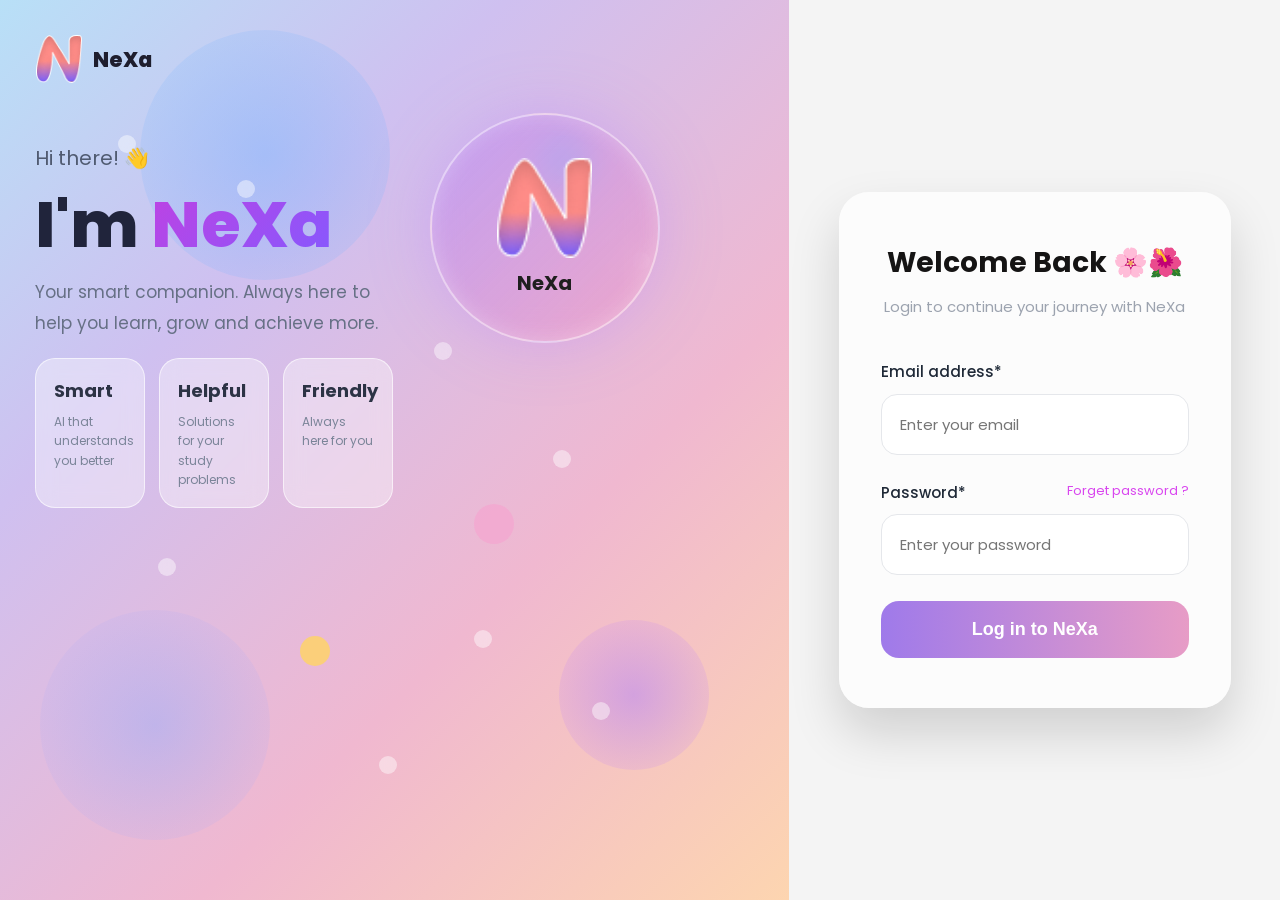
<file: static_frontend/index.html>
<!DOCTYPE html>
<html lang="en">

<head>
    <title>NeXa - Smart Study Companion</title>
    <meta charset="UTF-8" />
    <meta name="viewport" content="width=device-width, initial-scale=1.0" />
    <!-- Poppins Font -->
    <link rel="preconnect" href="https://fonts.googleapis.com">
    <link rel="preconnect" href="https://fonts.gstatic.com" crossorigin>
    <link href="https://fonts.googleapis.com/css2?family=Poppins:wght@300;400;500;600;700;800;900&display=swap" rel="stylesheet">
    <link rel="stylesheet" href="css/style.css">
</head>

<body>
  <div class="page-wrapper">
    <!-- LEFT PANEL -->
    <div class="left-panel">
      <!-- Floating Bubbles -->
      <div class="bubble b1"></div>
      <div class="bubble b2"></div>
      <div class="bubble b3"></div>
      <div class="bubble b4"></div>
      <div class="bubble b5"></div>
      <div class="bubble b6"></div>
      <div class="bubble b7"></div>
      <div class="bubble b8"></div>
      <div class="bubble b9"></div>
      <div class="bubble b10"></div>
      <div class="bubble b11"></div>
      <div class="bubble b12"></div>
      <div class="bubble b13"></div>
      <div class="bubble b14"></div>
      <div class="bubble b15"></div>

      <!-- Logo -->
      <div class="logo">
        <img src="images/logo.png" alt="NeXa Logo" class="logo-img" id="logoSpin">
        <span class="logo-text">NeXa</span>
      </div>

      <!-- Center Content -->
      <div class="center-content">
        <div class="nexa-circle">
          <img src="images/logo.png" class="center-logo">
          <h3>NeXa</h3>
        </div>
      </div>

      <!-- Text -->
      <div class="headline">
        <p class="hi-text">Hi there! 👋</p>
        <h1 class="brand-headline">I'm <span>NeXa</span></h1>
        <p class="tagline">
          Your smart companion.
          Always here to help you
          learn, grow and achieve more.
        </p>
      </div>

      <!-- Feature Cards -->
      <div class="feature-cards">
        <div class="feature-card">
          <h4>Smart </h4>
          <p>AI that understands you better</p>
        </div>
        <div class="feature-card">
          <h4>Helpful</h4>
          <p>Solutions for your study problems</p>
        </div>
        <div class="feature-card">
          <h4>Friendly</h4>
          <p>Always here for you</p>
        </div>
      </div>
    </div>

    <!-- RIGHT PANEL -->
    <div class="right-panel">
      <!-- MOBILE ONLY LOGO -->
      <div class="mobile-logo">
        <img src="images/logo.png" alt="NeXa Logo" class="mobile-logo-img">
        <span class="mobile-logo-text">NeXa</span>
      </div>

      <div class="login-card">
        <h2 class="welcome-title" style="white-space: nowrap; display: flex; align-items: center; justify-content: center; gap: 6px; flex-wrap: nowrap;">
          Welcome Back <span style="white-space: nowrap; display: inline-flex; align-items: center; gap: 3px;">🌸🌺</span>
        </h2>
        <p class="welcome-subtitle">Login to continue your journey with NeXa</p>

        <form class="login-form" id="loginForm">
          <!-- Email -->
          <div class="form-group">
            <label for="email">Email address*</label>
            <input type="email" id="email" class="input-field" placeholder="Enter your email" required>
          </div>

          <!-- Password -->
          <div class="form-group">
            <div class="label-row">
              <label for="password">Password*</label>
              <a href="#" class="forget-link">Forget password ?</a>
            </div>
            <input type="password" id="password" class="input-field" placeholder="Enter your password" required>
          </div>

          <!-- Button -->
          <button type="submit" class="login-btn" id="loginBtn">Log in to NeXa</button>
        </form>
      </div>
    </div>
  </div>

  <!-- JS -->
  <script src="js/script.js"></script>
</body>
</html>
</file>
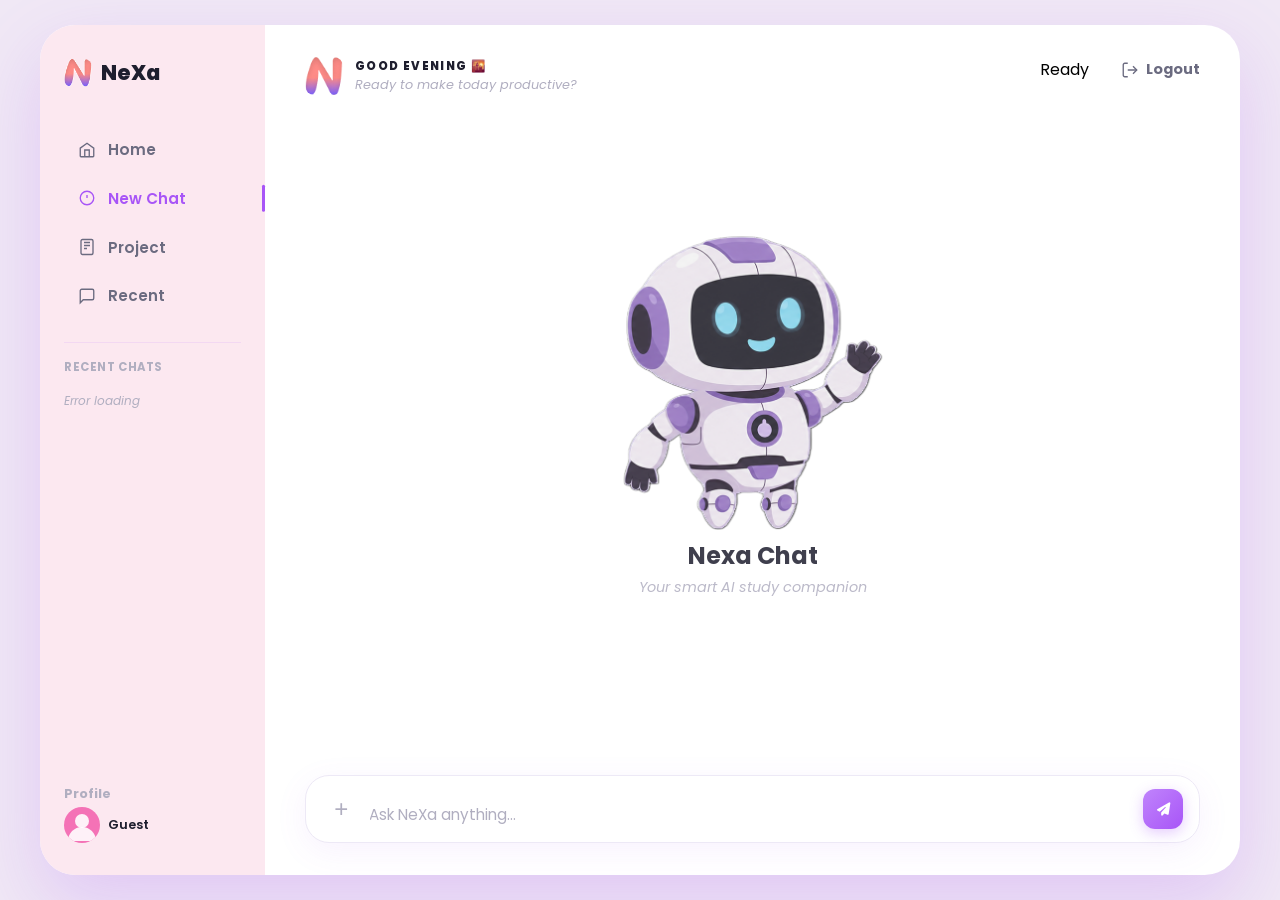
<file: static_frontend/chat.html>
<!DOCTYPE html>
<html lang="en">
<head>
  <meta charset="UTF-8" />
  <meta name="viewport" content="width=device-width, initial-scale=1.0" />
  <title>NeXa – Chat</title>

  <link rel="stylesheet" href="css/style.css">
  <link href="https://fonts.googleapis.com/css2?family=Poppins:wght@400;500;600;700;800&display=swap" rel="stylesheet">
  <link rel="stylesheet" href="https://cdnjs.cloudflare.com/ajax/libs/font-awesome/6.5.0/css/all.min.css">

  <style>
    body {
      display: flex;
      justify-content: center;
      align-items: center;
      min-height: 100vh;
      background: #f0e8f5;
    }
  </style>
</head>

<body>

<div class="app-shell">

  <!-- SIDEBAR -->
  <aside class="sidebar">
    <div class="logo">
      <img src="images/logo.png" alt="NeXa Logo">
      <span class="logo-text">NeXa</span>
    </div>

    <ul class="nav">
      <li class="nav-item" onclick="window.location.href='main.html'">
        <svg class="nav-icon" viewBox="0 0 24 24">
          <path d="M3 9.5L12 3l9 6.5V20a1 1 0 01-1 1H4a1 1 0 01-1-1V9.5z"/>
          <path d="M9 21V12h6v9"/>
        </svg>
        Home
      </li>
      <li class="nav-item active" onclick="window.location.href='chat.html'">
        <svg class="nav-icon" viewBox="0 0 24 24">
          <circle cx="12" cy="12" r="9"/>
          <line x1="12" y1="8" x2="12" y2="12"/>
          <line x1="12" y1="16" x2="12.01" y2="16"/>
        </svg>
        New Chat
      </li>
      <li class="nav-item" onclick="window.location.href='project.html'">
        <svg class="nav-icon" viewBox="0 0 24 24">
          <rect x="4" y="2" width="16" height="20" rx="2"/>
          <line x1="8" y1="6" x2="16" y2="6"/>
          <line x1="8" y1="10" x2="16" y2="10"/>
          <line x1="8" y1="14" x2="12" y2="14"/>
        </svg>
        Project
      </li>
      <li class="nav-item" onclick="window.location.href='recent.html'">
        <svg class="nav-icon" viewBox="0 0 24 24">
          <path d="M21 15a2 2 0 01-2 2H7l-4 4V5a2 2 0 012-2h14a2 2 0 012 2z"/>
        </svg>
        Recent
      </li>
    </ul>
    
    <!-- Recent Chats Sidebar List -->
    <div class="recent-sidebar" style="margin-top: 1.5rem; flex: 1; display: flex; flex-direction: column; overflow: hidden; border-top: 1px solid rgba(168,85,247,0.1); padding-top: 1rem;">
      <span style="font-size: 0.72rem; font-weight: 700; text-transform: uppercase; letter-spacing: 0.05em; color: var(--text-muted); margin-bottom: 0.5rem;">Recent Chats</span>
      <div id="sidebarRecentList" style="flex: 1; overflow-y: auto; display: flex; flex-direction: column; gap: 0.4rem; padding-right: 0.2rem;">
        <!-- Loaded via JS -->
      </div>
    </div>
    
    <div class="profile" style="display: flex; flex-direction: column; align-items: flex-start; gap: 0.25rem;">
      <span class="profile-label" style="font-size: 0.8rem; color: var(--text-muted);">Profile</span>
      <div style="display: flex; align-items: center; gap: 0.5rem; width: 100%;">
        <div class="avatar">
          <svg viewBox="0 0 36 36" xmlns="http://www.w3.org/2000/svg">
            <rect width="36" height="36" fill="#f472b6"/>
            <circle cx="18" cy="14" r="7" fill="white" fill-opacity=".9"/>
            <path d="M4 34c0-7.732 6.268-14 14-14s14 6.268 14 14" fill="white" fill-opacity=".9"/>
          </svg>
        </div>
        <span class="profile-email" id="profileEmail" style="font-weight: 600; font-size: 0.8rem; color: var(--text-dark); word-break: break-all; max-width: 130px;">Guest</span>
      </div>
    </div>
  </aside>

  <!-- MAIN -->
  <main class="main">

    <!-- TOP BAR -->
    <div class="topbar">
      <div style="display: flex; align-items: center; gap: 0.75rem;">
        <button class="menu-toggle" id="menuToggle" aria-label="Toggle Menu"><i class="fas fa-bars"></i></button>
        <img src="images/logo.png" alt="NeXa Logo" style="width: 38px; height: 38px; border-radius: 9px; object-fit: cover;">
        <div>
          <div class="greeting-title" id="dynamicGreeting">Good Morning 🌸</div>
          <div class="greeting-sub">Ready to make today productive?</div>
        </div>
      </div>

      <div class="topbar-right" style="display: flex; align-items: center; gap: 1rem;">
        <div class="mood-badge">
          <div class="mood-orb" id="mood-orb"></div>
          <span id="mood-text">Ready</span>
        </div>
        <button class="logout-btn" onclick="localStorage.removeItem('user_email'); window.location.href='index.html'" style="margin-left: 1rem;">
          <svg viewBox="0 0 24 24">
            <path d="M9 21H5a2 2 0 01-2-2V5a2 2 0 012-2h4"/>
            <polyline points="16 17 21 12 16 7"/>
            <line x1="21" y1="12" x2="9" y2="12"/>
          </svg>
          Logout
        </button>
      </div>
    </div>

    <!-- CHAT AREA -->
    <div class="chat-area" id="chat-area">
      <!-- Welcoming Robot & Title -->
      <div id="welcome-container" style="display: flex; flex-direction: column; align-items: center; justify-content: center; height: 100%; text-align: center; color: var(--text-muted); opacity: 0.85; margin: auto;">
        <img src="images/bg.png?v=8" style="width: 260px; height: auto; margin-top: -20px; margin-bottom: 0.5rem; filter: brightness(0.95);" alt="NeXa Robot">
        <h2 style="font-weight: 700; color: var(--text-dark); margin-bottom: 0.25rem;">Nexa Chat</h2>
        <p style="font-size: 0.9rem; font-style: italic;">Your smart AI study companion</p>
      </div>
    </div>

    <!-- INPUT -->
    <div class="input-section">
      <div class="input-wrap">
        <button class="input-add" id="plus-btn" aria-label="Add file">+</button>
        <textarea id="input-field" class="input-field" rows="1"
          placeholder="Ask NeXa anything..."></textarea>
        <input type="file" id="file-input" style="display: none;" />

        <button class="send-btn" id="send-btn">
          <i class="fas fa-paper-plane"></i>
        </button>
      </div>
    </div>

  </main>
</div>

<script>
  // Populate email display
  const email = localStorage.getItem("user_email") || "Guest";
  const profileEmail = document.getElementById("profileEmail");
  if (profileEmail) {
    profileEmail.innerText = email;
    profileEmail.title = email;
  }
</script>

<script>
const BACKEND_URL = window.location.hostname === "localhost" || window.location.hostname === "127.0.0.1"
  ? ""
  : "https://nexa-chatbot-0bj6.onrender.com";

/* ---------------- STATE ---------------- */
const inputField = document.getElementById("input-field");
const sendBtn = document.getElementById("send-btn");
const chatArea = document.getElementById("chat-area");
const plusBtn = document.getElementById("plus-btn");
const fileInput = document.getElementById("file-input");

let activeSessionId = null;
let busy = false;

/* ---------------- APPEND MESSAGE ---------------- */
function appendMsg(role, text, timestamp) {
  const welcome = document.getElementById("welcome-container");
  if (welcome) {
    welcome.remove();
  }

  const div = document.createElement("div");
  div.className = "msg-row " + role;

  // Basic markdown conversion for code blocks, bold text, and linebreaks
  let formattedText = text
    .replace(/\n/g, "<br>")
    .replace(/\*\*(.*?)\*\*/g, "<strong>$1</strong>")
    .replace(/```([\s\S]*?)```/g, "<pre style='background: rgba(168,85,247,0.06); padding: 0.8rem; border-radius: 0.8rem; overflow-x: auto; font-family: monospace; margin: 0.5rem 0; border: 1px solid rgba(168,85,247,0.12); font-size: 0.85rem;'>$1</pre>");

  const timeStr = timestamp || new Date().toLocaleTimeString([], { hour: '2-digit', minute: '2-digit' });

  if (role === "nexa" || role === "assistant") {
    div.innerHTML = `
      <div class="msg-avatar">N</div>
      <div style="display: flex; flex-direction: column; max-width: 70%; align-items: flex-start;">
        <div class="chat-bubble nexa-bubble" style="max-width: 100%;">${formattedText}</div>
        <span style="font-size: 0.72rem; color: var(--text-muted); margin-top: 0.25rem; margin-left: 0.25rem;">${timeStr}</span>
      </div>
    `;
  } else {
    div.innerHTML = `
      <div class="msg-avatar">U</div>
      <div style="display: flex; flex-direction: column; max-width: 70%; align-items: flex-end;">
        <div class="chat-bubble user-bubble" style="max-width: 100%;">${formattedText}</div>
        <span style="font-size: 0.72rem; color: var(--text-muted); margin-top: 0.25rem; margin-right: 0.25rem;">${timeStr}</span>
      </div>
    `;
  }

  chatArea.appendChild(div);
  chatArea.scrollTop = chatArea.scrollHeight;
}

/* ---------------- LOAD SESSION / INITIAL STATE ---------------- */
async function initChat() {
  const urlParams = new URLSearchParams(window.location.search);
  const sessionIdParam = urlParams.get("session_id");
  const initialQuery = urlParams.get("q");
  const actionParam = urlParams.get("action");

  if (sessionIdParam) {
    activeSessionId = sessionIdParam;
    chatArea.innerHTML = "<div style='text-align: center; color: var(--text-muted); font-style: italic; padding: 2rem;'>Loading chat history...</div>";
    try {
      const res = await fetch(BACKEND_URL + "/api/chat/" + activeSessionId, { credentials: "include" });
      const data = await res.json();
      chatArea.innerHTML = "";
      if (data.success && data.messages.length > 0) {
        data.messages.forEach(msg => {
          appendMsg(msg.role, msg.content, msg.timestamp);
        });
      }
    } catch (err) {
      chatArea.innerHTML = "<div style='text-align: center; color: var(--text-muted); font-style: italic; padding: 2rem;'>⚠️ Error loading chat history.</div>";
    }
  } else if (initialQuery) {
    inputField.value = initialQuery;
    sendMessage();
  }

  if (actionParam === "upload") {
    const cleanUrl = window.location.pathname + (activeSessionId ? "?session_id=" + activeSessionId : "");
    window.history.replaceState(null, "", cleanUrl);
    fileInput.click();
  }

  loadSidebarRecentChats();
}

/* ---------------- SEND MESSAGE ---------------- */
async function sendMessage() {
  const text = inputField.value.trim();
  if (!text || busy) return;

  busy = true;
  sendBtn.disabled = true;

  appendMsg("user", text);
  inputField.value = "";

  try {
    const res = await fetch(BACKEND_URL + "/get", {
      method: "POST",
      headers: { "Content-Type": "application/json" },
      body: JSON.stringify({ message: text, session_id: activeSessionId }),
      credentials: "include"
    });

    const data = await res.json();

    if (data.success) {
      if (!activeSessionId) {
        activeSessionId = data.session_id;
        window.history.replaceState(null, "", "chat.html?session_id=" + activeSessionId);
        loadSidebarRecentChats();
      }
      appendMsg("nexa", data.response);
    } else {
      appendMsg("nexa", "⚠️ Error: " + (data.message || "Could not fetch response."));
    }

  } catch (err) {
    appendMsg("nexa", "⚠️ Server error. Please try again.");
  }

  busy = false;
  sendBtn.disabled = false;
}

/* ---------------- FILE UPLOAD ---------------- */
plusBtn.addEventListener("click", () => {
  fileInput.click();
});

fileInput.addEventListener("change", async () => {
  if (fileInput.files.length === 0 || busy) return;
  
  const file = fileInput.files[0];
  busy = true;
  sendBtn.disabled = true;
  
  const tempDiv = document.createElement("div");
  tempDiv.className = "msg-row nexa";
  tempDiv.innerHTML = `
    <div class="msg-avatar">N</div>
    <div class="bubble nexa-bubble">Uploading <strong>${file.name}</strong>...</div>
  `;
  
  const welcome = document.getElementById("welcome-container");
  if (welcome) {
    welcome.remove();
  }
  
  chatArea.appendChild(tempDiv);
  chatArea.scrollTop = chatArea.scrollHeight;

  const formData = new FormData();
  formData.append("file", file);
  if (activeSessionId) {
    formData.append("session_id", activeSessionId);
  }

  try {
    const res = await fetch(BACKEND_URL + "/upload", {
      method: "POST",
      body: formData,
      credentials: "include"
    });
    const data = await res.json();
    
    tempDiv.remove();

    if (data.success) {
      if (!activeSessionId) {
        activeSessionId = data.session_id;
        window.history.replaceState(null, "", "chat.html?session_id=" + activeSessionId);
        loadSidebarRecentChats();
      }
      appendMsg("user", data.user_message);
      appendMsg("nexa", data.bot_response);
    } else {
      appendMsg("nexa", "⚠️ Upload failed: " + (data.message || "Unknown error."));
    }
  } catch (err) {
    tempDiv.remove();
    appendMsg("nexa", "⚠️ Connection error while uploading file.");
  }

  fileInput.value = "";
  busy = false;
  sendBtn.disabled = false;
});

/* ---------------- EVENTS ---------------- */
sendBtn.addEventListener("click", sendMessage);

inputField.addEventListener("keydown", (e) => {
  if (e.key === "Enter" && !e.shiftKey) {
    e.preventDefault();
    sendMessage();
  }
});

initChat();

/* ---------------- SIDEBAR LOADER FUNCTIONS ---------------- */
async function loadSidebarRecentChats() {
  const sidebarList = document.getElementById("sidebarRecentList");
  if (!sidebarList) return;
  try {
    const res = await fetch(BACKEND_URL + "/api/recent_chats", { credentials: "include" });
    const data = await res.json();
    if (data.success && data.chats.length > 0) {
      sidebarList.innerHTML = data.chats.slice(0, 5).map(c => {
        const isActive = c.id === activeSessionId;
        const bg = isActive ? 'rgba(168,85,247,0.1)' : 'rgba(168,85,247,0.03)';
        const color = isActive ? 'var(--purple)' : 'var(--text-mid)';
        const border = isActive ? '1px solid rgba(168,85,247,0.2)' : '1px solid rgba(168,85,247,0.05)';
        return `
          <div class="sidebar-chat-item ${isActive ? 'active-chat' : ''}" data-id="${c.id}" onclick="loadSession('${c.id}')" style="font-size: 0.8rem; padding: 0.45rem 0.6rem; border-radius: 0.6rem; cursor: pointer; color: ${color}; font-weight: 600; white-space: nowrap; overflow: hidden; text-overflow: ellipsis; background: ${bg}; transition: background 0.2s, color 0.2s; border: ${border};" onmouseover="if(!this.classList.contains('active-chat')){this.style.background='rgba(168,85,247,0.08)';this.style.color='var(--purple)'}" onmouseout="if(!this.classList.contains('active-chat')){this.style.background='rgba(168,85,247,0.03)';this.style.color='var(--text-mid)'}">
            💬 ${escapeHTML(c.title)}
          </div>
        `;
      }).join("");
    } else {
      sidebarList.innerHTML = "<div style='font-size: 0.75rem; color: var(--text-muted); font-style: italic; padding: 0.5rem 0;'>No recent chats</div>";
    }
  } catch (err) {
    sidebarList.innerHTML = "<div style='font-size: 0.75rem; color: var(--text-muted); font-style: italic; padding: 0.5rem 0;'>Error loading</div>";
  }
}

async function loadSession(sessionId) {
  activeSessionId = sessionId;
  window.history.replaceState(null, "", "chat.html?session_id=" + activeSessionId);
  
  // Highlight active session item in the sidebar in real-time
  document.querySelectorAll(".sidebar-chat-item").forEach(item => {
    if (item.getAttribute("data-id") === activeSessionId) {
      item.classList.add("active-chat");
      item.style.background = "rgba(168,85,247,0.1)";
      item.style.color = "var(--purple)";
      item.style.borderColor = "rgba(168,85,247,0.2)";
    } else {
      item.classList.remove("active-chat");
      item.style.background = "rgba(168,85,247,0.03)";
      item.style.color = "var(--text-mid)";
      item.style.borderColor = "rgba(168,85,247,0.05)";
    }
  });

  chatArea.innerHTML = "<div style='text-align: center; color: var(--text-muted); font-style: italic; padding: 2rem;'>Loading chat history...</div>";
  try {
    const res = await fetch(BACKEND_URL + "/api/chat/" + activeSessionId, { credentials: "include" });
    const data = await res.json();
    chatArea.innerHTML = "";
    if (data.success && data.messages.length > 0) {
      data.messages.forEach(msg => {
        appendMsg(msg.role, msg.content, msg.timestamp);
      });
    }
  } catch (err) {
    chatArea.innerHTML = "<div style='text-align: center; color: var(--text-muted); font-style: italic; padding: 2rem;'>⚠️ Error loading chat history.</div>";
  }
}

function escapeHTML(str) {
  return str
    .replace(/&/g, "&amp;")
    .replace(/</g, "&lt;")
    .replace(/>/g, "&gt;")
    .replace(/"/g, "&quot;")
    .replace(/'/g, "&#039;");
}

// Dynamic Greeting Script
(function() {
  const greetingEl = document.getElementById("dynamicGreeting");
  if (greetingEl) {
    const hour = new Date().getHours();
    let greeting = "Good Morning 🌸";
    if (hour >= 12 && hour < 17) {
      greeting = "Good Afternoon ☀️";
    } else if (hour >= 17 && hour < 22) {
      greeting = "Good Evening 🌇";
    } else if (hour >= 22 || hour < 5) {
      greeting = "Good Night 🌙";
    }
    greetingEl.innerHTML = greeting;
  }
})();
</script>

<!-- Mobile Sidebar Toggle Script -->
<script>
  (function() {
    const menuToggle = document.getElementById('menuToggle');
    const sidebar = document.querySelector('.sidebar');
    const overlay = document.createElement('div');
    overlay.className = 'sidebar-overlay';
    document.body.appendChild(overlay);

    if (menuToggle && sidebar) {
      menuToggle.addEventListener('click', () => {
        sidebar.classList.toggle('open');
        overlay.classList.toggle('active');
      });
    }
    overlay.addEventListener('click', () => {
      sidebar.classList.remove('open');
      overlay.classList.remove('active');
    });
  })();
</script>

</body>
</html>
</file>
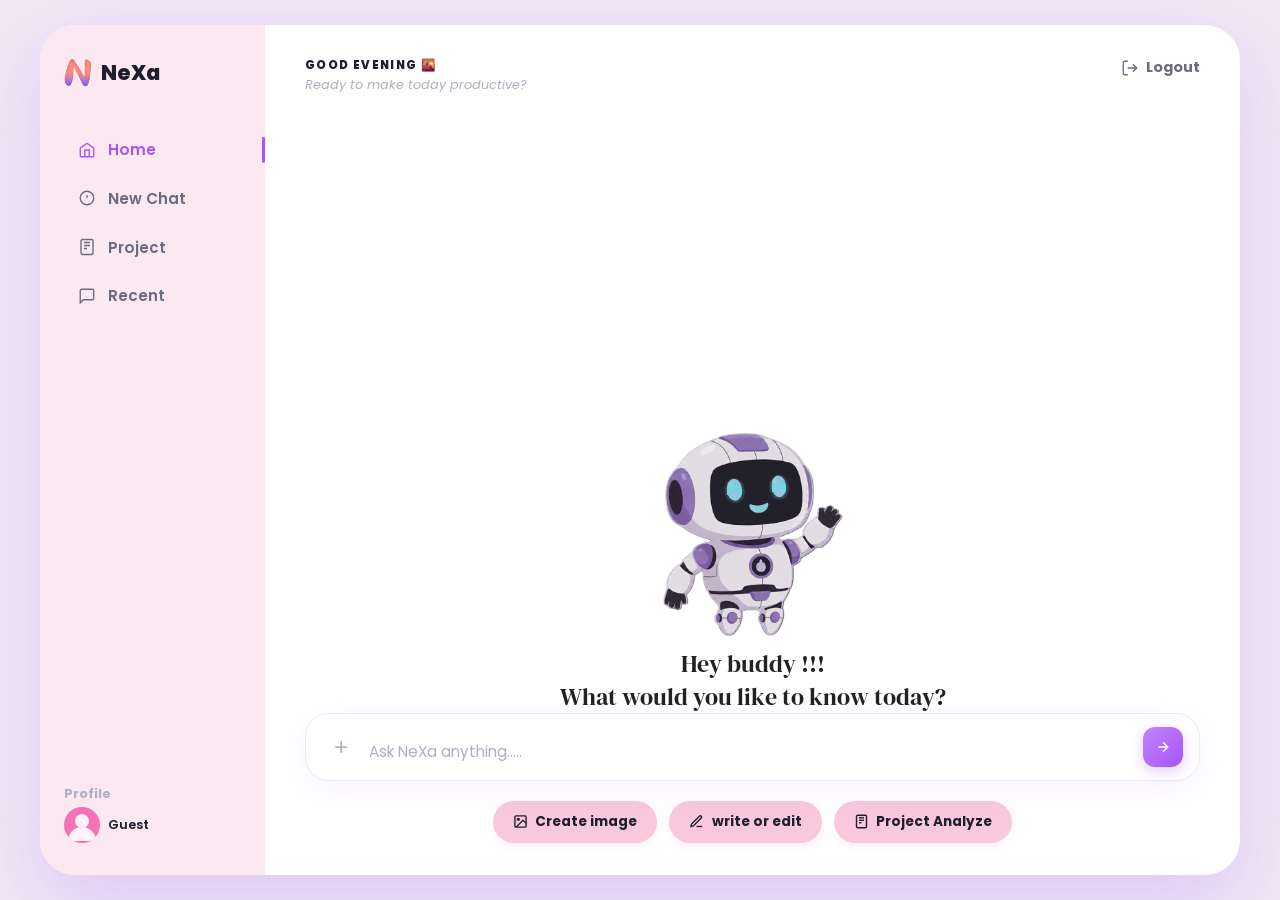
<file: static_frontend/main.html>
<!DOCTYPE html>
<html lang="en">
<head>
    <title>NeXa – Smart Companion</title>

    <!-- CSS -->
    <link rel="stylesheet" href="css/style.css">
    <link rel="stylesheet" href="https://cdnjs.cloudflare.com/ajax/libs/font-awesome/6.5.0/css/all.min.css">
    <meta charset="UTF-8"/>
    <meta name="viewport" content="width=device-width, initial-scale=1.0"/>
    <link href="https://fonts.googleapis.com/css2?family=DM+Serif+Display&family=Poppins:wght@400;600;700;800&display=swap" rel="stylesheet"/>
    <style>
      body {
        display: flex;
        justify-content: center;
        align-items: center;
        min-height: 100vh;
        background: #f0e8f5;
      }
    </style>
</head>
<body>

<div class="app-shell">

  <aside class="sidebar">
     <div class="logo">
      <img src="images/logo.png" alt="NeXa Logo">
      <span class="logo-text">NeXa</span>
    </div>

    <ul class="nav">
      <li class="nav-item active" onclick="window.location.href='main.html'">
        <svg class="nav-icon" viewBox="0 0 24 24">
          <path d="M3 9.5L12 3l9 6.5V20a1 1 0 01-1 1H4a1 1 0 01-1-1V9.5z"/>
          <path d="M9 21V12h6v9"/>
        </svg>
        Home
      </li>
      <li class="nav-item" onclick="window.location.href='chat.html'">
        <svg class="nav-icon" viewBox="0 0 24 24">
          <circle cx="12" cy="12" r="9"/>
          <line x1="12" y1="8" x2="12" y2="12"/>
          <line x1="12" y1="16" x2="12.01" y2="16"/>
        </svg>
        New Chat
      </li>
      <li class="nav-item" onclick="window.location.href='project.html'">
        <svg class="nav-icon" viewBox="0 0 24 24">
          <rect x="4" y="2" width="16" height="20" rx="2"/>
          <line x1="8" y1="6" x2="16" y2="6"/>
          <line x1="8" y1="10" x2="16" y2="10"/>
          <line x1="8" y1="14" x2="12" y2="14"/>
        </svg>
        Project
      </li>
      <li class="nav-item" onclick="window.location.href='recent.html'">
        <svg class="nav-icon" viewBox="0 0 24 24">
          <path d="M21 15a2 2 0 01-2 2H7l-4 4V5a2 2 0 012-2h14a2 2 0 012 2z"/>
        </svg>
        Recent
      </li>
    </ul>

    <div class="profile" style="display: flex; flex-direction: column; align-items: flex-start; gap: 0.25rem;">
      <span class="profile-label" style="font-size: 0.8rem; color: var(--text-muted);">Profile</span>
      <div style="display: flex; align-items: center; gap: 0.5rem; width: 100%;">
        <div class="avatar">
          <svg viewBox="0 0 36 36" xmlns="http://www.w3.org/2000/svg">
            <rect width="36" height="36" fill="#f472b6"/>
            <circle cx="18" cy="14" r="7" fill="white" fill-opacity=".9"/>
            <path d="M4 34c0-7.732 6.268-14 14-14s14 6.268 14 14" fill="white" fill-opacity=".9"/>
          </svg>
        </div>
        <span class="profile-email" id="profileEmail" style="font-weight: 600; font-size: 0.8rem; color: var(--text-dark); word-break: break-all; max-width: 130px;">Guest</span>
      </div>
    </div>
  </aside>

  <main class="main">

    <div class="topbar">
      <div style="display: flex; align-items: center; gap: 0.5rem;">
        <button class="menu-toggle" id="menuToggle" aria-label="Toggle Menu"><i class="fas fa-bars"></i></button>
        <div>
          <div class="greeting-title" id="dynamicGreeting">Good Morning 🌸</div>
          <div class="greeting-sub">Ready to make today productive?</div>
        </div>
      </div>
    
      <button class="logout-btn" onclick="localStorage.removeItem('user_email'); window.location.href='index.html'">
        <svg viewBox="0 0 24 24">
          <path d="M9 21H5a2 2 0 01-2-2V5a2 2 0 012-2h4"/>
          <polyline points="16 17 21 12 16 7"/>
          <line x1="21" y1="12" x2="9" y2="12"/>
        </svg>
        Logout
      </button>
    </div>

    <div class="hero-section">
      <div class="robot-wrap">
        <img src="images/bg.png?v=8" class="hero-image" alt="NeXa Robot">
        <div class="eye eye-left"></div>
        <div class="eye eye-right"></div>
      </div>

      <div class="hero-text">
        <h1 class="bottom-text">
          <span>Hey buddy !!!</span><br>
          <span>What would you like to know today?</span>
        </h1>
      </div>
    </div>
    
    <div class="input-wrap">
      <button class="input-add" aria-label="Add">+</button>
      <input class="input-field" type="text" placeholder="Ask NeXa anything....." aria-label="Chat input"/>
      <button class="send-btn" aria-label="Send" onclick="goToChat()">
        <svg viewBox="0 0 24 24">
          <line x1="5" y1="12" x2="19" y2="12"/>
          <polyline points="12 5 19 12 12 19"/>
        </svg>
      </button>
    </div>

    <div class="action-pills">
      <button class="pill" onclick="window.location.href='chat.html?q=generate image'">
        <svg viewBox="0 0 24 24">
          <rect x="3" y="3" width="18" height="18" rx="2"/>
          <circle cx="8.5" cy="8.5" r="1.5"/>
          <polyline points="21 15 16 10 5 21"/>
        </svg>
        Create image
      </button>

      <button class="pill" onclick="window.location.href='recent.html'">
        <svg viewBox="0 0 24 24">
          <path d="M12 20h9"/>
          <path d="M16.5 3.5a2.121 2.121 0 013 3L7 19l-4 1 1-4L16.5 3.5z"/>
        </svg>
        write or edit
      </button>

      <button class="pill" onclick="window.location.href='project.html'">
        <svg viewBox="0 0 24 24">
          <rect x="4" y="2" width="16" height="20" rx="2"/>
          <line x1="8" y1="6" x2="16" y2="6"/>
          <line x1="8" y1="10" x2="16" y2="10"/>
          <line x1="8" y1="14" x2="12" y2="14"/>
        </svg>
        Project Analyze
      </button>
    </div>

  </main>

</div>

<script>
  // Populate email display
  const email = localStorage.getItem("user_email") || "Guest";
  const profileEmail = document.getElementById("profileEmail");
  if (profileEmail) {
    profileEmail.innerText = email;
    profileEmail.title = email;
  }
</script>

<script>
  const robotWrap = document.querySelector(".robot-wrap");
  const eyeLeft = document.querySelector(".eye-left");
  const eyeRight = document.querySelector(".eye-right");

  document.addEventListener("mousemove", (e) => {
    if (!robotWrap || !eyeLeft || !eyeRight) return;
    const rect = robotWrap.getBoundingClientRect();
    
    // Left eye static center in viewport
    const leftCenterX = rect.left + rect.width * 0.398104;
    const leftCenterY = rect.top + rect.height * 0.280498;
    
    // Right eye static center in viewport
    const rightCenterX = rect.left + rect.width * 0.644966;
    const rightCenterY = rect.top + rect.height * 0.264651;

    // Left eye delta
    const dxLeft = e.clientX - leftCenterX;
    const dyLeft = e.clientY - leftCenterY;
    const moveXLeft = Math.max(-3, Math.min(3, dxLeft / 25));
    const moveYLeft = Math.max(-3, Math.min(3, dyLeft / 25));
    eyeLeft.style.transform = `translate(${moveXLeft}px, ${moveYLeft}px)`;

    // Right eye delta
    const dxRight = e.clientX - rightCenterX;
    const dyRight = e.clientY - rightCenterY;
    const moveXRight = Math.max(-3, Math.min(3, dxRight / 25));
    const moveYRight = Math.max(-3, Math.min(3, dyRight / 25));
    eyeRight.style.transform = `translate(${moveXRight}px, ${moveYRight}px)`;
  });
</script>

<script>
function goToChat() {
  const q = document.querySelector(".input-field").value.trim();
  if (q) {
    window.location.href = "chat.html?q=" + encodeURIComponent(q);
  } else {
    window.location.href = "chat.html";
  }
}

// Trigger chat on Enter keypress
document.querySelector(".input-field").addEventListener("keydown", (e) => {
  if (e.key === "Enter") {
    e.preventDefault();
    goToChat();
  }
});

// Plus button redirects to chat page with upload action
document.querySelector(".input-add").addEventListener("click", () => {
  window.location.href = "chat.html?action=upload";
});
</script>

<!-- Dynamic Greeting Script -->
<script>
(function() {
  const greetingEl = document.getElementById("dynamicGreeting");
  if (greetingEl) {
    const hour = new Date().getHours();
    let greeting = "Good Morning 🌸";
    if (hour >= 12 && hour < 17) {
      greeting = "Good Afternoon ☀️";
    } else if (hour >= 17 && hour < 22) {
      greeting = "Good Evening 🌇";
    } else if (hour >= 22 || hour < 5) {
      greeting = "Good Night 🌙";
    }
    greetingEl.innerHTML = greeting;
  }
})();
</script>

<!-- Mobile Sidebar Toggle Script -->
<script>
  (function() {
    const menuToggle = document.getElementById('menuToggle');
    const sidebar = document.querySelector('.sidebar');
    const overlay = document.createElement('div');
    overlay.className = 'sidebar-overlay';
    document.body.appendChild(overlay);

    if (menuToggle && sidebar) {
      menuToggle.addEventListener('click', () => {
        sidebar.classList.toggle('open');
        overlay.classList.toggle('active');
      });
    }
    overlay.addEventListener('click', () => {
      sidebar.classList.remove('open');
      overlay.classList.remove('active');
    });
  })();
</script>
</body>
</html>
</file>
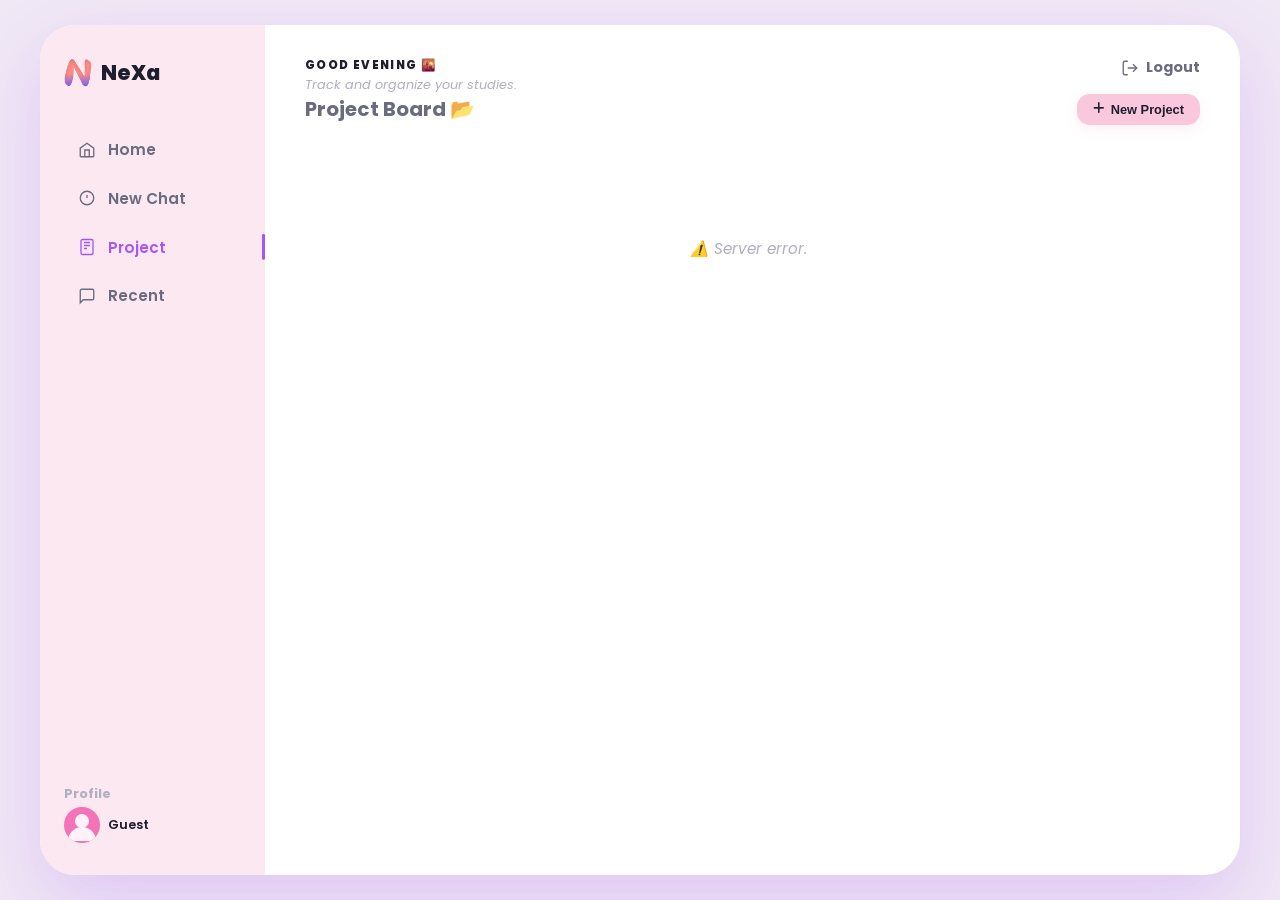
<file: static_frontend/project.html>
<!DOCTYPE html>
<html lang="en">

<head>
  <meta charset="UTF-8"/>
  <meta name="viewport" content="width=device-width, initial-scale=1.0"/>

  <title>NeXa – Project Dashboard</title>

  <!-- Google Fonts -->
  <link href="https://fonts.googleapis.com/css2?family=Poppins:wght@300;400;500;600;700;800;900&display=swap" rel="stylesheet"/>

  <!-- CSS -->
  <link rel="stylesheet" href="css/style.css">
  <link rel="stylesheet" href="https://cdnjs.cloudflare.com/ajax/libs/font-awesome/6.5.0/css/all.min.css">

  <style>
    body {
      display: flex;
      justify-content: center;
      align-items: center;
      min-height: 100vh;
      background: #f0e8f5;
    }
  </style>
</head>

<body>

<div class="app-shell">

  <!-- SIDEBAR -->
  <aside class="sidebar">

    <!-- Logo -->
    <div class="logo">
      <img src="images/logo.png" alt="NeXa Logo"/>
      <span class="logo-text">NeXa</span>
    </div>

    <ul class="nav">
      <li class="nav-item" onclick="window.location.href='main.html'">
        <svg class="nav-icon" viewBox="0 0 24 24">
          <path d="M3 9.5L12 3l9 6.5V20a1 1 0 01-1 1H4a1 1 0 01-1-1V9.5z"/>
          <path d="M9 21V12h6v9"/>
        </svg>
        Home
      </li>
      <li class="nav-item" onclick="window.location.href='chat.html'">
        <svg class="nav-icon" viewBox="0 0 24 24">
          <circle cx="12" cy="12" r="9"/>
          <line x1="12" y1="8" x2="12" y2="12"/>
          <line x1="12" y1="16" x2="12.01" y2="16"/>
        </svg>
        New Chat
      </li>
      <li class="nav-item active" onclick="window.location.href='project.html'">
        <svg class="nav-icon" viewBox="0 0 24 24">
          <rect x="4" y="2" width="16" height="20" rx="2"/>
          <line x1="8" y1="6" x2="16" y2="6"/>
          <line x1="8" y1="10" x2="16" y2="10"/>
          <line x1="8" y1="14" x2="12" y2="14"/>
        </svg>
        Project
      </li>
      <li class="nav-item" onclick="window.location.href='recent.html'">
        <svg class="nav-icon" viewBox="0 0 24 24">
          <path d="M21 15a2 2 0 01-2 2H7l-4 4V5a2 2 0 012-2h14a2 2 0 012 2z"/>
        </svg>
        Recent
      </li>
    </ul>

    <div class="profile" style="display: flex; flex-direction: column; align-items: flex-start; gap: 0.25rem;">
      <span class="profile-label" style="font-size: 0.8rem; color: var(--text-muted);">Profile</span>
      <div style="display: flex; align-items: center; gap: 0.5rem; width: 100%;">
        <div class="avatar">
          <svg viewBox="0 0 36 36" xmlns="http://www.w3.org/2000/svg">
            <rect width="36" height="36" fill="#f472b6"/>
            <circle cx="18" cy="14" r="7" fill="white" fill-opacity=".9"/>
            <path d="M4 34c0-7.732 6.268-14 14-14s14 6.268 14 14" fill="white" fill-opacity=".9"/>
          </svg>
        </div>
        <span class="profile-email" id="profileEmail" style="font-weight: 600; font-size: 0.8rem; color: var(--text-dark); word-break: break-all; max-width: 130px;">Guest</span>
      </div>
    </div>
  </aside>

  <!-- MAIN -->
  <main class="main">

    <!-- TOP BAR -->
    <div class="topbar">
      <div style="display: flex; align-items: center; gap: 0.5rem;">
        <button class="menu-toggle" id="menuToggle" aria-label="Toggle Menu"><i class="fas fa-bars"></i></button>
        <div>
          <div class="greeting-title" id="dynamicGreeting">Good Morning 🌸</div>
          <div class="greeting-sub">Track and organize your studies.</div>
        </div>
      </div>

      <div class="topbar-right" style="display: flex; align-items: center; gap: 1rem;">
        <button class="logout-btn" onclick="localStorage.removeItem('user_email'); window.location.href='index.html'">
          <svg viewBox="0 0 24 24">
            <path d="M9 21H5a2 2 0 01-2-2V5a2 2 0 012-2h4"/>
            <polyline points="16 17 21 12 16 7"/>
            <line x1="21" y1="12" x2="9" y2="12"/>
          </svg>
          Logout
        </button>
      </div>
    </div>

    <!-- BOARD HEADER -->
    <div class="project-board-header">
      <h1>Project Board 📂</h1>
      <button class="btn-add-project" onclick="createNewProject()">
        <i class="fas fa-plus"></i> New Project
      </button>
    </div>

    <!-- COLUMNS -->
    <div class="project-container" id="projectContainer"></div>

  </main>

</div>

<script>
  // Populate email display
  const email = localStorage.getItem("user_email") || "Guest";
  const profileEmail = document.getElementById("profileEmail");
  if (profileEmail) {
    profileEmail.innerText = email;
    profileEmail.title = email;
  }
</script>

<script>
  const BACKEND_URL = window.location.hostname === "localhost" || window.location.hostname === "127.0.0.1"
    ? ""
    : "https://nexa-chatbot-0bj6.onrender.com";

  let projects = [];

  async function loadProjects() {
    const container = document.getElementById("projectContainer");
    container.innerHTML = "<div style='text-align: center; color: var(--text-muted); font-style: italic; padding: 2rem; width: 100%;'>Loading board...</div>";

    try {
      const res = await fetch(BACKEND_URL + "/api/projects", { credentials: "include" });
      const data = await res.json();
      if (data.success) {
        projects = data.projects;
        renderBoard();
      } else {
        container.innerHTML = "<div class='empty-project-state'>⚠️ Error loading projects.</div>";
      }
    } catch (err) {
      container.innerHTML = "<div class='empty-project-state'>⚠️ Server error.</div>";
    }
  }

  function renderBoard() {
    const container = document.getElementById("projectContainer");
    if (projects.length === 0) {
      container.innerHTML = `<div class="empty-project-state">No active projects. Click "New Project" to organize your tasks!</div>`;
      return;
    }

    container.innerHTML = projects.map(p => {
      const tasksHTML = p.tasks.map(t => `
        <div class="task-item ${t.completed ? 'completed' : ''}" id="task-${t.id}">
          <input type="checkbox" class="task-checkbox" ${t.completed ? 'checked' : ''} onchange="toggleTask('${p.id}', '${t.id}', this.checked)"/>
          <span class="task-text">${escapeHTML(t.text)}</span>
        </div>
      `).join("");

      return `
        <div class="project-column" id="project-${p.id}">
          <div class="project-column-header">
            <span class="project-column-title">${escapeHTML(p.name)}</span>
            <button class="btn-delete-project" onclick="deleteProject('${p.id}')" title="Delete Project">
              <i class="fas fa-trash-alt"></i>
            </button>
          </div>
          <div class="project-card-list">
            ${tasksHTML}
          </div>
          <form class="add-task-form" onsubmit="addTask(event, '${p.id}')">
            <input type="text" placeholder="Add task..." class="add-task-input" required/>
            <button type="submit" class="btn-task-add">+</button>
          </form>
        </div>
      `;
    }).join("");
  }

  async function createNewProject() {
    const name = prompt("Enter project name (e.g. Python Chatbot, Biology Assignment):");
    if (!name || !name.trim()) return;

    try {
      const res = await fetch(BACKEND_URL + "/api/projects", {
        method: "POST",
        headers: { "Content-Type": "application/json" },
        body: JSON.stringify({ name: name.trim() }),
        credentials: "include"
      });
      const data = await res.json();
      if (data.success) {
        projects.unshift(data.project);
        renderBoard();
      } else {
        alert(data.message || "Failed to create project.");
      }
    } catch (err) {
      alert("Error contacting server.");
    }
  }

  async function deleteProject(projectId) {
    if (!confirm("Are you sure you want to delete this project and all its tasks?")) return;

    try {
      const res = await fetch(BACKEND_URL + "/api/projects/delete", {
        method: "POST",
        headers: { "Content-Type": "application/json" },
        body: JSON.stringify({ project_id: projectId }),
        credentials: "include"
      });
      const data = await res.json();
      if (data.success) {
        projects = projects.filter(p => p.id !== projectId);
        renderBoard();
      } else {
        alert(data.message || "Failed to delete project.");
      }
    } catch (err) {
      alert("Error contacting server.");
    }
  }

  async function addTask(e, projectId) {
    e.preventDefault();
    const form = e.target;
    const input = form.querySelector(".add-task-input");
    const text = input.value.trim();
    if (!text) return;

    try {
      const res = await fetch(BACKEND_URL + "/api/projects/task", {
        method: "POST",
        headers: { "Content-Type": "application/json" },
        body: JSON.stringify({ project_id: projectId, text: text }),
        credentials: "include"
      });
      const data = await res.json();
      if (data.success) {
        const project = projects.find(p => p.id === projectId);
        if (project) {
          project.tasks.push(data.task);
          renderBoard();
        }
      } else {
        alert(data.message || "Failed to add task.");
      }
    } catch (err) {
      alert("Error contacting server.");
    }
  }

  async function toggleTask(projectId, taskId, isChecked) {
    const taskItem = document.getElementById(`task-${taskId}`);
    if (isChecked) {
      taskItem.classList.add("completed");
    } else {
      taskItem.classList.remove("completed");
    }

    try {
      const res = await fetch(BACKEND_URL + "/api/projects/toggle", {
        method: "POST",
        headers: { "Content-Type": "application/json" },
        body: JSON.stringify({ project_id: projectId, task_id: taskId, completed: isChecked }),
        credentials: "include"
      });
      const data = await res.json();
      if (!data.success) {
        alert(data.message || "Failed to update task.");
        // Revert UI
        const checkbox = taskItem.querySelector(".task-checkbox");
        checkbox.checked = !isChecked;
        taskItem.classList.toggle("completed");
      } else {
        // Update local state
        const project = projects.find(p => p.id === projectId);
        if (project) {
          const task = project.tasks.find(t => t.id === taskId);
          if (task) task.completed = isChecked;
        }
      }
    } catch (err) {
      alert("Error contacting server.");
    }
  }

  function escapeHTML(str) {
    return str
      .replace(/&/g, "&amp;")
      .replace(/</g, "&lt;")
      .replace(/>/g, "&gt;")
      .replace(/"/g, "&quot;")
      .replace(/'/g, "&#039;");
  }

  loadProjects();
</script>

<!-- Dynamic Greeting Script -->
<script>
(function() {
  const greetingEl = document.getElementById("dynamicGreeting");
  if (greetingEl) {
    const hour = new Date().getHours();
    let greeting = "Good Morning 🌸";
    if (hour >= 12 && hour < 17) {
      greeting = "Good Afternoon ☀️";
    } else if (hour >= 17 && hour < 22) {
      greeting = "Good Evening 🌇";
    } else if (hour >= 22 || hour < 5) {
      greeting = "Good Night 🌙";
    }
    greetingEl.innerHTML = greeting;
  }
})();
</script>

<!-- Mobile Sidebar Toggle Script -->
<script>
  (function() {
    const menuToggle = document.getElementById('menuToggle');
    const sidebar = document.querySelector('.sidebar');
    const overlay = document.createElement('div');
    overlay.className = 'sidebar-overlay';
    document.body.appendChild(overlay);

    if (menuToggle && sidebar) {
      menuToggle.addEventListener('click', () => {
        sidebar.classList.toggle('open');
        overlay.classList.toggle('active');
      });
    }
    overlay.addEventListener('click', () => {
      sidebar.classList.remove('open');
      overlay.classList.remove('active');
    });
  })();
</script>

</body>
</html>
</file>
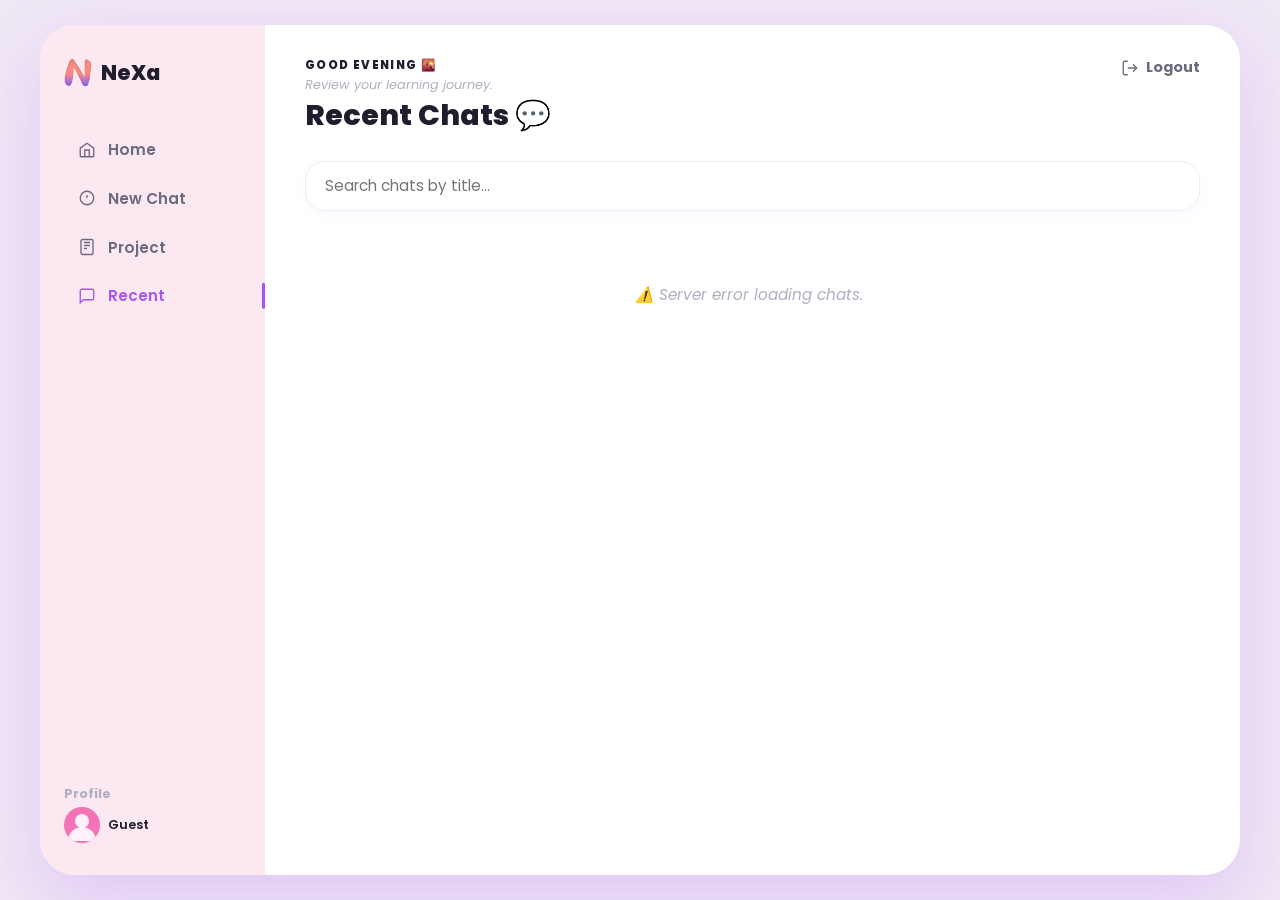
<file: static_frontend/recent.html>
<!DOCTYPE html>
<html lang="en">

<head>
  <meta charset="UTF-8"/>
  <meta name="viewport" content="width=device-width, initial-scale=1.0"/>

  <title>NeXa – Recent Chats</title>

  <!-- Google Fonts -->
  <link href="https://fonts.googleapis.com/css2?family=Poppins:wght@300;400;500;600;700;800;900&display=swap" rel="stylesheet"/>

  <!-- CSS -->
  <link rel="stylesheet" href="css/style.css">
  <link rel="stylesheet" href="https://cdnjs.cloudflare.com/ajax/libs/font-awesome/6.5.0/css/all.min.css">

  <style>
    body {
      display: flex;
      justify-content: center;
      align-items: center;
      min-height: 100vh;
      background: #f0e8f5;
    }
  </style>
</head>

<body>

<div class="app-shell">

  <!-- SIDEBAR -->
  <aside class="sidebar">

    <!-- Logo -->
    <div class="logo">
      <img src="images/logo.png" alt="NeXa Logo"/>
      <span class="logo-text">NeXa</span>
    </div>

    <ul class="nav">
      <li class="nav-item" onclick="window.location.href='main.html'">
        <svg class="nav-icon" viewBox="0 0 24 24">
          <path d="M3 9.5L12 3l9 6.5V20a1 1 0 01-1 1H4a1 1 0 01-1-1V9.5z"/>
          <path d="M9 21V12h6v9"/>
        </svg>
        Home
      </li>
      <li class="nav-item" onclick="window.location.href='chat.html'">
        <svg class="nav-icon" viewBox="0 0 24 24">
          <circle cx="12" cy="12" r="9"/>
          <line x1="12" y1="8" x2="12" y2="12"/>
          <line x1="12" y1="16" x2="12.01" y2="16"/>
        </svg>
        New Chat
      </li>
      <li class="nav-item" onclick="window.location.href='project.html'">
        <svg class="nav-icon" viewBox="0 0 24 24">
          <rect x="4" y="2" width="16" height="20" rx="2"/>
          <line x1="8" y1="6" x2="16" y2="6"/>
          <line x1="8" y1="10" x2="16" y2="10"/>
          <line x1="8" y1="14" x2="12" y2="14"/>
        </svg>
        Project
      </li>
      <li class="nav-item active" onclick="window.location.href='recent.html'">
        <svg class="nav-icon" viewBox="0 0 24 24">
          <path d="M21 15a2 2 0 01-2 2H7l-4 4V5a2 2 0 012-2h14a2 2 0 012 2z"/>
        </svg>
        Recent
      </li>
    </ul>

    <div class="profile" style="display: flex; flex-direction: column; align-items: flex-start; gap: 0.25rem;">
      <span class="profile-label" style="font-size: 0.8rem; color: var(--text-muted);">Profile</span>
      <div style="display: flex; align-items: center; gap: 0.5rem; width: 100%;">
        <div class="avatar">
          <svg viewBox="0 0 36 36" xmlns="http://www.w3.org/2000/svg">
            <rect width="36" height="36" fill="#f472b6"/>
            <circle cx="18" cy="14" r="7" fill="white" fill-opacity=".9"/>
            <path d="M4 34c0-7.732 6.268-14 14-14s14 6.268 14 14" fill="white" fill-opacity=".9"/>
          </svg>
        </div>
        <span class="profile-email" id="profileEmail" style="font-weight: 600; font-size: 0.8rem; color: var(--text-dark); word-break: break-all; max-width: 130px;">Guest</span>
      </div>
    </div>
  </aside>

  <!-- MAIN -->
  <main class="recent-main">

    <!-- TOP BAR -->
    <div class="topbar">
      <div style="display: flex; align-items: center; gap: 0.5rem;">
        <button class="menu-toggle" id="menuToggle" aria-label="Toggle Menu"><i class="fas fa-bars"></i></button>
        <div>
          <div class="greeting-title" id="dynamicGreeting">Good Morning 🌸</div>
          <div class="greeting-sub">Review your learning journey.</div>
        </div>
      </div>

      <div class="topbar-right" style="display: flex; align-items: center; gap: 1rem;">
        <button class="logout-btn" onclick="localStorage.removeItem('user_email'); window.location.href='index.html'">
          <svg viewBox="0 0 24 24">
            <path d="M9 21H5a2 2 0 01-2-2V5a2 2 0 012-2h4"/>
            <polyline points="16 17 21 12 16 7"/>
            <line x1="21" y1="12" x2="9" y2="12"/>
          </svg>
          Logout
        </button>
      </div>
    </div>

    <h1>Recent Chats 💬</h1>

    <!-- SEARCH -->
    <input type="text" class="search-input" placeholder="Search chats by title..." oninput="filterChats()" id="searchInput"/>

    <!-- LIST -->
    <div class="recent-list" id="recentList"></div>

  </main>

</div>

<script>
  // Populate email display
  const email = localStorage.getItem("user_email") || "Guest";
  const profileEmail = document.getElementById("profileEmail");
  if (profileEmail) {
    profileEmail.innerText = email;
    profileEmail.title = email;
  }
</script>

<script>
  const BACKEND_URL = window.location.hostname === "localhost" || window.location.hostname === "127.0.0.1"
    ? ""
    : "https://nexa-chatbot-0bj6.onrender.com";

  let allChats = [];

  async function loadRecentChats() {
    const listEl = document.getElementById("recentList");
    listEl.innerHTML = "<div style='text-align: center; color: var(--text-muted); font-style: italic; padding: 2rem;'>Loading chats...</div>";

    try {
      const res = await fetch(BACKEND_URL + "/api/recent_chats", { credentials: "include" });
      const data = await res.json();
      if (data.success) {
        allChats = data.chats;
        renderList();
      } else {
        listEl.innerHTML = "<div class='empty-recent-state'>⚠️ Error loading chats.</div>";
      }
    } catch (err) {
      listEl.innerHTML = "<div class='empty-recent-state'>⚠️ Server error loading chats.</div>";
    }
  }

  function renderList() {
    const list = document.getElementById("recentList");
    const query = document.getElementById("searchInput").value.toLowerCase().trim();

    const filtered = allChats.filter(c =>
      c.title.toLowerCase().includes(query)
    );

    if (filtered.length === 0) {
      list.innerHTML = `<div class="empty-recent-state">${query ? 'No matching chats found.' : 'No recent chats found. Start a new chat to see it here!'}</div>`;
      return;
    }

    list.innerHTML = filtered.map(c => `
      <div class="chat-item" onclick="window.location.href='chat.html?session_id=${c.id}'">
        <div class="chat-item-left">
          <div class="chat-item-title">${escapeHTML(c.title)}</div>
          <div class="chat-item-date">${c.created_at}</div>
        </div>
        <span class="chat-item-badge">Chat</span>
      </div>
    `).join("");
  }

  function escapeHTML(str) {
    return str
      .replace(/&/g, "&amp;")
      .replace(/</g, "&lt;")
      .replace(/>/g, "&gt;")
      .replace(/"/g, "&quot;")
      .replace(/'/g, "&#039;");
  }

  function filterChats() {
    renderList();
  }

  loadRecentChats();
</script>

<!-- Dynamic Greeting Script -->
<script>
(function() {
  const greetingEl = document.getElementById("dynamicGreeting");
  if (greetingEl) {
    const hour = new Date().getHours();
    let greeting = "Good Morning 🌸";
    if (hour >= 12 && hour < 17) {
      greeting = "Good Afternoon ☀️";
    } else if (hour >= 17 && hour < 22) {
      greeting = "Good Evening 🌇";
    } else if (hour >= 22 || hour < 5) {
      greeting = "Good Night 🌙";
    }
    greetingEl.innerHTML = greeting;
  }
})();
</script>

<!-- Mobile Sidebar Toggle Script -->
<script>
  (function() {
    const menuToggle = document.getElementById('menuToggle');
    const sidebar = document.querySelector('.sidebar');
    const overlay = document.createElement('div');
    overlay.className = 'sidebar-overlay';
    document.body.appendChild(overlay);

    if (menuToggle && sidebar) {
      menuToggle.addEventListener('click', () => {
        sidebar.classList.toggle('open');
        overlay.classList.toggle('active');
      });
    }
    overlay.addEventListener('click', () => {
      sidebar.classList.remove('open');
      overlay.classList.remove('active');
    });
  })();
</script>

</body>
</html>
</file>
<file: static_frontend/css/style.css>
*{
    margin:0;
    padding:0;
    box-sizing:border-box;
  }
  
  body{
    font-family:'Poppins',sans-serif;
    min-height:100vh;
    background:#ece8f5;
    overflow:hidden;
  }
  
  /* =========================
     MAIN WRAPPER
  ========================= */
  
  .page-wrapper {
    width: 100vw;
    height: 100vh;
    margin: 0;
    border-radius: 0;
    overflow: hidden;
    display: flex;
    position: relative;
    flex-shrink: 0;
    transition: all 0.3s ease;
  }
  
  /* =========================
     LEFT PANEL
  ========================= */
  
  .left-panel{
    flex:1.1;
    position:relative;
    overflow:hidden;
    padding:35px;
  
    background:
    linear-gradient(
    135deg,
    #b8e0f7 0%,
    #cfc0f0 30%,
    #f0b8d0 65%,
    #fdd5b0 100%);;
  }
  
  /* =========================
     BUBBLES
  ========================= */
  
  .bubble{
    position:absolute;
    border-radius:50%;
    filter:blur(-5px);
    animation:
    floatBubble 15s ease-in-out infinite alternate;
  }
  
  /* BIG BUBBLES */
  
  .b1{
    width:250px;
    height:250px;
    top:30px;
    left:140px;
  
    background:
    radial-gradient(circle,
    rgba(120,180,255,.45),
    rgba(120,180,255,.08));
  }
  
  .b2{
    width:230px;
    height:230px;
    bottom:60px;
    left:40px;
  
    background:
    radial-gradient(circle,
    rgba(140,170,255,.40),
    rgba(255,180,220,.08));
  }
  
  .b3{
    width:150px;
    height:150px;
    right:80px;
    bottom:130px;
  
    background:
    radial-gradient(circle,
    rgba(170,120,255,.45),
    rgba(255,170,220,.08));
  }
  
  /* MEDIUM */
  
  .b4{
    width:40px;
    height:40px;
    top:56%;
    left:60%;
    background:#f5a6d1;
    opacity:.7;
  }
  
  .b5{
    width:30px;
    height:30px;
    bottom:26%;
    left:38%;
    background:#ffd463;
    opacity:.8;
  }
  
  .b6{
    width:55px;
    height:55px;
    top:15%;
    right:25%;
    background:#9ac7ff;
    opacity:.55;
  }
  
  /* SMALL BUBBLES */
  
  .b7,.b8,.b9,.b10,.b11,
  .b12,.b13,.b14,.b15{
  
    width:18px;
    height:18px;
    background:
    rgba(255,255,255,.45);
  
    backdrop-filter:blur(4px);
  }
  
  .b7{top:20%;left:30%;}
  .b8{top:70%;left:60%;}
  .b9{top:50%;left:70%;}
  .b10{top:38%;left:55%;}
  .b11{top:78%;left:75%;}
  .b12{top:62%;left:20%;}
  .b13{top:28%;left:80%;}
  .b14{top:84%;left:48%;}
  .b15{top:15%;left:15%;}
  
  @keyframes floatBubble{
  
    0%{
      transform:
      translateY(0px)
      translateX(0px);
    }
  
    100%{
      transform:
      translateY(-20px)
      translateX(10px);
    }
  }
  
  /* =========================
     LOGO
  ========================= */
  
  .logo{
    display:flex;
    align-items:center;
    gap:10px;
    position:relative;
    z-index:10;
  }
  
  .logo-img{
    width:48px;
    height:48px;
    object-fit:contain;
  }
  
  .logo-text{
    font-size:20px;
    font-weight:700;
    color:#1f1f1f;
  }
  
  /* =========================
     CENTER CIRCLE
  ========================= */
  
  .center-content{
    display:flex;
    justify-content:center;
    margin-top:30px;
  }
  
  .nexa-circle{
    width:230px;
    height:230px;
    border-radius:50%;
    margin-left: 300px;
  
    background:
    linear-gradient(
    135deg,
    rgba(179, 132, 245, 0.55),
    rgba(248, 131, 178, 0.35));
  
    border:
    2px solid rgba(255,255,255,.5);
  
    display:flex;
    flex-direction:column;
    justify-content:center;
    align-items:center;
  
    backdrop-filter:blur(15px);
  
    box-shadow:
    0 0 60px rgba(180,130,255,.35),
    inset 0 0 20px rgba(255,255,255,.25);
  }
  
  .center-logo{
    width:95px;
    margin-bottom:10px;
  }
  
  .nexa-circle h3{
    font-size:20px;
    font-weight:700;
    color:#1f1f1f;
  }
  
  /* =========================
     HEADLINE
  ========================= */
  
  .headline{
    margin-top:20px;
    position:relative;
    z-index:2;
  }
  
  .hi-text{
    font-size:20px;
    color:#505b71;
    margin-top: -220px;
  }
  
  .brand-headline{
    font-size:64px;
    font-weight:800;
    color:#20243b;
    line-height:1;
    margin-top:20px;
  }
  
  .brand-headline span{
    background:
    linear-gradient(
    135deg,
    #bf42e2,
    #8459ff);
  
    background-clip:text;
    -webkit-background-clip:text;
    -webkit-text-fill-color:transparent;
  }
  
  .tagline{
    margin-top:20px;
    font-size:17px;
    color:#667085;
    line-height:1.8;
    max-width:360px;
  }
  
  /* =========================
     FEATURE CARDS
  ========================= */
  
  .feature-cards{
    display:flex;
    gap:14px;
    margin-top:20px;
  }
  
  .feature-card{
    width:110px;
    padding:18px;
    border-radius:20px;
  
    background:
    rgba(255,255,255,.38);
  
    border:
    1px solid rgba(255,255,255,.6);
  
    backdrop-filter:blur(10px);
  }
  
  .feature-card h4{
    font-size:18px;
    font-weight:700;
    color:#2c3345;
  }
  
  .feature-card p{
    margin-top:8px;
    font-size:12px;
    color:#7a8498;
    line-height:1.6;
  }
  
  /* =========================
     RIGHT PANEL
  ========================= */
  
  .right-panel{
    flex:.75;
    background:#f4f4f4;
    display:flex;
    justify-content:center;
    align-items:center;
  }
  
  .login-card{
    width:80%;
    max-width:400px;
  
    background:
    rgba(255,255,255,.78);
  
    border-radius:30px;
    padding:50px 42px;
  
    box-shadow:
    0 25px 50px rgba(10, 10, 10, 0.15);
  }
  
  .welcome-title{
    text-align:center;
    font-size:28px;
    font-weight:200px;
    color:#151414;
    white-space: nowrap;
  }
  
  .welcome-subtitle{
    margin-top:10px;
    text-align:center;
    color:#9ca3af;
    line-height:1.7;
    font-size:15px;
  }
  
  /* =========================
     FORM
  ========================= */
  
  .login-form{
    margin-top:40px;
  }
  
  .form-group{
    margin-bottom:26px;
  }
  
  .label-row{
    display:flex;
    justify-content:space-between;
  }
  
  label{
    font-size:15px;
    font-weight:500;
    color:#1f2937;
  }
  
  .forget-link{
    color:#d946ef;
    text-decoration:none;
    font-size:13px;
  }
  
  .input-field{
    width:100%;
    margin-top:10px;
    padding:18px;
    border-radius:16px;
    border:1px solid #e5e7eb;
    outline:none;
    font-family:'Poppins',sans-serif;
    font-size:15px;
  }
  
  .input-field:focus{
    border-color:#c084fc;
    box-shadow:
    0 0 0 4px
    rgba(192,132,252,.18);
  }
  
  .login-btn{
    width:100%;
    border:none;
    padding:18px;
    border-radius:18px;
    cursor:pointer;
  
    background:
    linear-gradient(
    90deg,
    #9f7aea,
    #e79cc6);
  
    color:white;
    font-size:18px;
    font-weight:600;
  
    transition:.3s;
  }
  
  .login-btn:hover{
    transform:translateY(-3px);
  }
  
/* =========================
   CONSOLIDATED SHARED APP SHELL & COMPONENTS
========================= */

:root {
  --pink-bg:     #fce8f0;
  --white-bg:    #ffffff;
  --purple:      #a855f7;
  --purple-light:#c084fc;
  --pink-btn:    #f9c8dc;
  --text-dark:   #1e1e2e;
  --text-mid:    #6b6b80;
  --text-muted:  #b0aec0;
}

.app-shell {
  display: flex;
  width: 98vw;
  max-width: 1200px;
  height: 96vh;
  max-height: 850px;
  border-radius: 2.2rem;
  overflow: hidden;
  box-shadow: 0 28px 72px rgba(168,85,247,.22);
  background: var(--white-bg);
  transition: all 0.3s ease;
}

.sidebar {
  width: 225px;
  background: var(--pink-bg);
  display: flex;
  flex-direction: column;
  padding: 2rem 1.5rem;
  flex-shrink: 0;
}

.sidebar .logo {
  display: flex;
  align-items: center;
  gap: .55rem;
  margin-bottom: 2.5rem;
}

.sidebar .logo img {
  width: 28px;
  height: 28px;
  border-radius: 8px;
  object-fit: cover;
}

.logo-text-s, .logo-text {
  font-size: 1.3rem;
  font-weight: 800;
  color: var(--text-dark);
}

.nav {
  list-style: none;
  display: flex;
  flex-direction: column;
  gap: .3rem;
  flex-shrink: 0;
}

.nav-item {
  display: flex;
  align-items: center;
  gap: .75rem;
  padding: .65rem .9rem;
  border-radius: .75rem;
  font-size: .95rem;
  font-weight: 600;
  color: var(--text-mid);
  cursor: pointer;
  transition: background .2s, color .2s;
  position: relative;
}

.nav-item:hover {
  background: rgba(168,85,247,.08);
  color: var(--purple);
}

.nav-item.active {
  color: var(--purple);
}

.nav-item.active::after {
  content: '';
  position: absolute;
  right: -1.5rem;
  top: 50%;
  transform: translateY(-50%);
  width: 3px;
  height: 60%;
  background: var(--purple);
  border-radius: 4px;
}

.nav-icon {
  width: 18px;
  height: 18px;
  stroke: currentColor;
  fill: none;
  stroke-width: 1.8;
  flex-shrink: 0;
}

.profile {
  display: flex;
  align-items: center;
  gap: .75rem;
  margin-top: auto;
  padding-top: 1.5rem;
}

.profile-label {
  font-weight: 700;
  font-size: .95rem;
  color: var(--text-dark);
}

.avatar {
  width: 36px;
  height: 36px;
  border-radius: 50%;
  overflow: hidden;
  flex-shrink: 0;
}

.main {
  flex: 1;
  display: flex;
  flex-direction: column;
  padding: 2rem 2.5rem 2rem;
  position: relative;
  overflow: hidden;
}

.topbar {
  display: flex;
  justify-content: space-between;
  align-items: flex-start;
  margin-bottom: auto;
  flex-shrink: 0;
}

.greeting-title {
  font-size: .72rem;
  font-weight: 800;
  letter-spacing: .12em;
  text-transform: uppercase;
  color: var(--text-dark);
}

.greeting-sub {
  font-size: .8rem;
  color: var(--text-muted);
  margin-top: .1rem;
  font-style: italic;
}

.logout-btn {
  display: flex;
  align-items: center;
  gap: .45rem;
  background: none;
  border: none;
  cursor: pointer;
  font-family: 'Poppins', sans-serif;
  font-size: .9rem;
  font-weight: 700;
  color: var(--text-mid);
  transition: color .2s;
}

.logout-btn:hover {
  color: var(--purple);
}

.logout-btn svg {
  width: 18px;
  height: 18px;
  stroke: currentColor;
  fill: none;
  stroke-width: 1.8;
}

/* =========================
   CHAT SPECIFIC STYLES
========================= */

.chat-area {
  flex: 1;
  overflow-y: auto;
  display: flex;
  flex-direction: column;
  gap: 1rem;
  padding: 1rem 0.5rem;
  margin-bottom: 1rem;
}

.msg-row {
  display: flex;
  gap: .8rem;
  align-items: flex-start;
  animation: fadeIn 0.3s ease;
}

.msg-row.user {
  flex-direction: row-reverse;
}

.msg-avatar {
  width: 32px;
  height: 32px;
  border-radius: 50%;
  display: flex;
  align-items: center;
  justify-content: center;
  font-weight: 700;
  font-size: 0.85rem;
  background: var(--purple);
  color: white;
  flex-shrink: 0;
  box-shadow: 0 4px 10px rgba(168,85,247,.15);
}

.msg-row.user .msg-avatar {
  background: var(--pink-btn);
  color: var(--text-dark);
}

.chat-bubble {
  max-width: 70%;
  padding: 0.85rem 1.1rem;
  border-radius: 1.25rem;
  font-size: 0.95rem;
  line-height: 1.5;
  color: var(--text-dark);
  box-shadow: 0 4px 12px rgba(0,0,0,0.03);
}

.user-bubble {
  background: #fce8f0;
  border-top-right-radius: 0.2rem;
  align-self: flex-end;
}

.nexa-bubble {
  background: #f3e8ff;
  border-top-left-radius: 0.2rem;
  align-self: flex-start;
}

.file-attachment-tag {
  display: inline-flex;
  align-items: center;
  gap: 0.4rem;
  padding: 0.35rem 0.75rem;
  background: rgba(168, 85, 247, 0.1);
  border-radius: 0.75rem;
  font-size: 0.85rem;
  color: var(--purple);
  margin-top: 0.5rem;
  border: 1px solid rgba(168, 85, 247, 0.2);
}

.input-section {
  flex-shrink: 0;
}

/* =========================
   RECENT CHATS STYLES
========================= */

.recent-main {
  flex: 1;
  display: flex;
  flex-direction: column;
  padding: 2rem 2.5rem;
  overflow: hidden;
}

.recent-main h1 {
  font-size: 1.8rem;
  font-weight: 800;
  color: var(--text-dark);
  margin-bottom: 1.5rem;
  flex-shrink: 0;
}

.search-input {
  width: 100%;
  padding: 0.8rem 1.2rem;
  border-radius: 1.2rem;
  border: 1.5px solid #ede9f6;
  outline: none;
  margin-bottom: 1.5rem;
  font-family: 'Poppins', sans-serif;
  font-size: 0.95rem;
  box-shadow: 0 4px 12px rgba(168,85,247,.04);
  transition: border-color 0.2s;
  flex-shrink: 0;
}

.search-input:focus {
  border-color: var(--purple-light);
}

.recent-list {
  flex: 1;
  overflow-y: auto;
  display: flex;
  flex-direction: column;
  gap: 0.8rem;
  padding-right: 0.5rem;
}

.chat-item {
  display: flex;
  justify-content: space-between;
  align-items: center;
  padding: 1rem 1.2rem;
  border-radius: 1.2rem;
  background: #ffffff;
  border: 1.5px solid #f7f3fd;
  cursor: pointer;
  transition: transform 0.2s, box-shadow 0.2s, border-color 0.2s;
}

.chat-item:hover {
  transform: translateY(-2px);
  box-shadow: 0 8px 24px rgba(168,85,247,.08);
  border-color: #fce8f0;
}

.chat-item-left {
  display: flex;
  flex-direction: column;
  gap: 0.25rem;
}

.chat-item-title {
  font-weight: 700;
  font-size: 0.95rem;
  color: var(--text-dark);
}

.chat-item-date {
  font-size: 0.78rem;
  color: var(--text-muted);
}

.chat-item-badge {
  font-size: 0.75rem;
  font-weight: 700;
  padding: 0.25rem 0.65rem;
  border-radius: 1rem;
  background: var(--pink-btn);
  color: var(--text-dark);
}

.empty-recent-state {
  text-align: center;
  padding: 3rem 1rem;
  color: var(--text-muted);
  font-style: italic;
  font-size: 0.95rem;
}

@keyframes fadeIn {
  from { opacity: 0; transform: translateY(8px); }
  to { opacity: 1; transform: translateY(0); }
}

/* Scrollbar tweaks */
::-webkit-scrollbar {
  width: 6px;
}
::-webkit-scrollbar-track {
  background: transparent;
}
::-webkit-scrollbar-thumb {
  background: rgba(168, 85, 247, 0.2);
  border-radius: 4px;
}
::-webkit-scrollbar-thumb:hover {
  background: rgba(168, 85, 247, 0.4);
}

/* =========================
   INPUT & CHAT ALIGNMENT FIXES
========================= */

.input-wrap {
  position: relative;
  z-index: 1;
  background: #ffffff;
  border: 1.5px solid #ede9f6;
  border-radius: 1.5rem;
  padding: 0.8rem 1rem 0.8rem 1.2rem;
  display: flex;
  align-items: center;
  gap: .75rem;
  box-shadow: 0 8px 32px rgba(168,85,247,.08);
}

.input-add {
  width: 32px;
  height: 32px;
  border: none;
  background: none;
  cursor: pointer;
  color: var(--text-muted);
  font-size: 1.5rem;
  font-weight: 300;
  display: flex;
  align-items: center;
  justify-content: center;
  transition: color .2s, transform 0.2s;
  flex-shrink: 0;
}

.input-add:hover {
  color: var(--purple);
  transform: scale(1.15);
}

.input-wrap .input-field {
  flex: 1;
  border: none;
  outline: none;
  font-family: 'Poppins', sans-serif;
  font-size: .95rem;
  color: var(--text-dark);
  background: transparent;
  resize: none;
  display: flex;
  align-items: center;
  line-height: 1.4;
  padding: 0.2rem 0;
}

.input-wrap .input-field::placeholder {
  color: var(--text-muted);
}

.send-btn {
  width: 40px;
  height: 40px;
  border-radius: 12px;
  background: linear-gradient(135deg, #c084fc, #a855f7);
  border: none;
  cursor: pointer;
  display: flex;
  align-items: center;
  justify-content: center;
  flex-shrink: 0;
  box-shadow: 0 4px 14px rgba(168,85,247,.3);
  transition: transform .15s, box-shadow .15s;
}

.send-btn:hover {
  transform: scale(1.05);
  box-shadow: 0 6px 18px rgba(168,85,247,.45);
}

.send-btn svg, .send-btn i {
  width: 16px;
  height: 16px;
  stroke: #ffffff;
  fill: none;
  stroke-width: 2.2;
  color: #ffffff;
  display: flex;
  align-items: center;
  justify-content: center;
}

/* =========================
   PROJECT BOARD DASHBOARD
========================= */

.project-board-header {
  display: flex;
  justify-content: space-between;
  align-items: center;
  margin-bottom: 1.5rem;
  flex-shrink: 0;
}

.project-board-header h1 {
  font-size: 1.25rem;
  font-weight: 700;
  color: var(--text-mid);
}

.project-container {
  flex: 1;
  display: flex;
  gap: 1.5rem;
  overflow-x: auto;
  padding: 0.5rem 0.5rem 0.5rem 0;
  margin-bottom: 0.5rem;
}

.project-column {
  width: 235px;
  background: #fdf6fa;
  border: 1.5px solid #fce8f0;
  border-radius: 1.2rem;
  display: flex;
  flex-direction: column;
  padding: 0.9rem;
  flex-shrink: 0;
  max-height: 100%;
  box-shadow: 0 4px 12px rgba(168,85,247,.02);
}

.project-column-header {
  display: flex;
  justify-content: space-between;
  align-items: center;
  margin-bottom: 1rem;
}

.project-column-title {
  font-weight: 700;
  font-size: 1rem;
  color: var(--text-dark);
}

.project-card-list {
  flex: 1;
  overflow-y: auto;
  display: flex;
  flex-direction: column;
  gap: 0.8rem;
}

.task-item {
  display: flex;
  align-items: center;
  gap: 0.5rem;
  background: #ffffff;
  padding: 0.55rem 0.8rem;
  border-radius: 0.75rem;
  border: 1px solid rgba(168,85,247,0.06);
  box-shadow: 0 2px 6px rgba(0,0,0,0.015);
  transition: background 0.2s, opacity 0.2s;
}

.task-item.completed {
  opacity: 0.7;
}

.task-item.completed .task-text {
  text-decoration: line-through;
  color: var(--text-muted);
}

.task-checkbox {
  cursor: pointer;
  accent-color: var(--purple);
  width: 16px;
  height: 16px;
  border-radius: 4px;
}

.task-text {
  flex: 1;
  font-size: 0.88rem;
  color: var(--text-dark);
  font-weight: 500;
  line-height: 1.3;
}

.add-task-form {
  display: flex;
  gap: 0.4rem;
  margin-top: 1rem;
  border-top: 1px solid rgba(168, 85, 247, 0.1);
  padding-top: 0.8rem;
}

.add-task-input {
  flex: 1;
  border: 1.5px solid #ede9f6;
  border-radius: 0.6rem;
  padding: 0.4rem 0.6rem;
  font-size: 0.8rem;
  outline: none;
  font-family: 'Poppins', sans-serif;
}

.add-task-input:focus {
  border-color: var(--purple-light);
}

.btn-task-add {
  background: var(--purple);
  color: #ffffff;
  border: none;
  border-radius: 0.6rem;
  padding: 0.4rem 0.75rem;
  font-size: 0.8rem;
  font-weight: 700;
  cursor: pointer;
  transition: background 0.2s;
}

.btn-task-add:hover {
  background: var(--purple-light);
}

.btn-add-project {
  background: var(--pink-btn);
  color: var(--text-dark);
  border: none;
  border-radius: 0.8rem;
  padding: 0.5rem 1rem;
  font-weight: 700;
  font-size: 0.8rem;
  cursor: pointer;
  display: flex;
  align-items: center;
  gap: 0.4rem;
  box-shadow: 0 4px 12px rgba(249,200,220,0.3);
  transition: background 0.2s, transform 0.15s;
}

.btn-add-project:hover {
  background: #f5aece;
  transform: translateY(-2px);
}

.btn-delete-project {
  background: none;
  border: none;
  color: var(--text-muted);
  cursor: pointer;
  font-size: 0.95rem;
  display: flex;
  align-items: center;
  justify-content: center;
  width: 24px;
  height: 24px;
  border-radius: 50%;
  transition: color 0.2s, background 0.2s;
}

.btn-delete-project:hover {
  color: #ef4444;
  background: rgba(239, 68, 68, 0.1);
}

.empty-project-state {
  text-align: center;
  padding: 5rem 2rem;
  color: var(--text-muted);
  font-style: italic;
  font-size: 0.95rem;
  width: 100%;
}

/* ==========================================================================
   HOME DASHBOARD ROBOT & ACTION CARDS
   ========================================================================== */

.hero-section {
  display: flex;
  flex-direction: column;
  align-items: center;
  justify-content: center;
  gap: 0.75rem;
  margin-top: 2rem;
  position: relative;
  z-index: 1;
  width: 100%;
}

.robot-wrap {
  position: relative;
  width: 180px;
  margin: 0 auto;
  flex-shrink: 0;
}

.hero-image {
  width: 100%;
  height: auto;
  display: block;
  object-fit: contain;
  opacity: 0.95;
  filter: brightness(0.92) saturate(0.85);
  transition: opacity 0.3s ease, transform 0.3s ease;
}

.hero-image:hover {
  opacity: 1;
  transform: scale(1.02);
}

.hero-text {
  flex-shrink: 0;
  text-align: center;
}

.bottom-text {
  font-family: 'DM Serif Display', serif;
  font-size: 24px;
  font-weight: 500;
  color: #222;
  line-height: 1.35;
}

.eye {
  position: absolute;
  border: 2px solid #5ce1e6; /* Cyan glowing eye matching visor curves */
  border-bottom: none;
  border-top-left-radius: 100px;
  border-top-right-radius: 100px;
  background: transparent;
  z-index: 999;
  transition: transform .08s ease-out;
}

.eye-left {
  width: 8.2218%;
  height: 4.5%;
  left: 39.8104%;
  top: 28.0498%;
  margin-left: -4.1109%;
  margin-top: -2.25%;
}

.eye-right {
  width: 7.8394%;
  height: 4.3%;
  left: 64.4966%;
  top: 26.4651%;
  margin-left: -3.9197%;
  margin-top: -2.15%;
}

/* Action Pills placed below Chat input */
.action-pills {
  display: flex;
  justify-content: center;
  gap: 0.75rem;
  width: 100%;
  max-width: 580px;
  margin: 1.25rem auto 0;
}

.pill {
  padding: 0.7rem 1.25rem;
  background: var(--pink-btn);
  border: none;
  border-radius: 3rem;
  font-family: 'Poppins', sans-serif;
  font-size: 0.85rem;
  font-weight: 700;
  color: var(--text-dark);
  cursor: pointer;
  display: flex;
  align-items: center;
  justify-content: center;
  gap: 0.45rem;
  transition: background 0.2s, transform 0.15s;
  box-shadow: 0 4px 10px rgba(249, 200, 220, 0.25);
}

.pill:hover {
  background: #f5aece;
  transform: translateY(-2px);
}

.pill svg {
  width: 15px;
  height: 15px;
  stroke: var(--text-dark);
  fill: none;
  stroke-width: 2.2;
}

.mobile-logo {
  display: none;
}

/* ==========================================================================
   RESPONSIVENESS AND MOBILE MEDIA QUERIES
   ========================================================================== */

/* Menu Toggle Button (hidden by default on desktop) */
.menu-toggle {
  display: none !important;
}

@media (max-width: 768px) {
  /* Lock html and body to dynamic viewport height on mobile to prevent bottom keyboard cut-off */
  html, body {
    height: 100dvh !important;
    min-height: 100dvh !important;
    overflow: hidden !important;
    display: block !important;
    margin: 0 !important;
    padding: 0 !important;
  }

  /* Full screen app layout on mobile */
  .page-wrapper, .app-shell {
    width: 100vw !important;
    height: 100dvh !important;
    max-width: 100vw !important;
    max-height: 100dvh !important;
    margin: 0 !important;
    border-radius: 0 !important;
    box-shadow: none !important;
  }

  /* Login page overrides */
  .left-panel {
    display: none !important; /* Hide left decorative panel on mobile */
  }

  .right-panel {
    flex: 1 !important;
    width: 100% !important;
    height: 100% !important;
    background: #f4f4f4 !important;
    display: flex !important;
    justify-content: center !important;
    align-items: center !important;
  }

  .login-card {
    width: 90% !important;
    max-width: 380px !important;
    padding: 2.5rem 1.5rem !important;
    box-shadow: 0 15px 35px rgba(0,0,0,0.08) !important;
    border-radius: 24px !important;
  }

  .welcome-title {
    font-size: 24px !important;
  }

  /* App Sidebar drawer layout on mobile */
  .sidebar {
    position: fixed !important;
    top: 0 !important;
    left: 0 !important;
    height: 100dvh !important;
    width: 260px !important;
    z-index: 10002 !important;
    transform: translateX(-100%) !important;
    transition: transform 0.3s cubic-bezier(0.4, 0, 0.2, 1) !important;
    box-shadow: 8px 0 24px rgba(0,0,0,0.15) !important;
  }

  .sidebar.open {
    transform: translateX(0) !important;
  }

  /* Dark Overlay for mobile sidebar drawer */
  .sidebar-overlay {
    position: fixed !important;
    top: 0 !important;
    left: 0 !important;
    width: 100vw !important;
    height: 100dvh !important;
    background: rgba(0, 0, 0, 0.45) !important;
    backdrop-filter: blur(2px) !important;
    z-index: 10001 !important;
    display: none;
    opacity: 0;
    transition: opacity 0.3s ease !important;
  }

  .sidebar-overlay.active {
    display: block !important;
    opacity: 1 !important;
  }

  /* Hamburger Menu Toggle Button inside topbar */
  .menu-toggle {
    display: flex !important;
    background: none !important;
    border: none !important;
    cursor: pointer !important;
    color: var(--text-dark) !important;
    font-size: 1.45rem !important;
    padding: 0.2rem 0.6rem 0.2rem 0 !important;
    align-items: center !important;
    justify-content: center !important;
  }

  .topbar {
    align-items: center !important;
    gap: 0.5rem !important;
    padding-bottom: 0.8rem !important;
    border-bottom: 1px solid rgba(168, 85, 247, 0.08) !important;
    margin-bottom: 1rem !important;
  }

  /* Hide textual logout text, only show icon on mobile */
  .logout-btn {
    font-size: 0 !important;
    padding: 0.5rem !important;
  }

  .logout-btn svg {
    width: 22px !important;
    height: 22px !important;
  }

  /* Main panel adjust */
  .main, .recent-main {
    padding: 1.25rem !important;
    height: 100% !important;
  }

  .input-section {
    padding-bottom: calc(0.5rem + env(safe-area-inset-bottom)) !important;
  }

  /* Home Page (/main) specifics */
  .hero-section {
    flex-direction: column !important;
    gap: 0.6rem !important;
    margin-top: 5px !important;
  }

  .robot-wrap {
    width: 110px !important;
    margin: 0 auto !important;
  }

  .hero-image {
    width: 100% !important;
    max-width: 100% !important;
    margin-top: 0 !important;
  }

  .hero-text {
    text-align: center !important;
  }

  .bottom-text {
    font-size: 19px !important;
    text-align: center !important;
    margin-top: 0 !important;
    margin-right: 0 !important;
  }

  .action-pills {
    display: flex !important;
    flex-direction: row !important;
    justify-content: center !important;
    flex-wrap: wrap !important;
    width: 100% !important;
    gap: 0.5rem !important;
    margin-top: 1.25rem !important;
  }

  .pill {
    padding: 0.55rem 0.95rem !important;
    font-size: 0.76rem !important;
    border-radius: 2rem !important;
  }

  .mobile-logo {
    display: flex !important;
    align-items: center;
    justify-content: center;
    gap: 8px;
    margin-bottom: 1.5rem;
  }
  
  .mobile-logo-img {
    width: 38px;
    height: 38px;
    object-fit: contain;
  }
  
  .mobile-logo-text {
    font-size: 20px;
    font-weight: 800;
    color: var(--text-dark);
  }

  .right-panel {
    flex-direction: column !important;
  }

  .eye {
    border-width: 1.5px !important;
  }

  /* Chat Page (/chat) specifics */
  .chat-bubble {
    max-width: 86% !important;
    font-size: 0.9rem !important;
    padding: 0.75rem 1rem !important;
  }

  /* Project Board (/project) specifics */
  .project-board-header {
    flex-direction: column !important;
    align-items: stretch !important;
    gap: 0.8rem !important;
  }

  .btn-add-project {
    width: 100% !important;
    justify-content: center !important;
  }

  .project-container {
    padding-bottom: 1rem !important;
    gap: 1rem !important;
  }

  .project-column {
    width: 82vw !important; /* Make columns take up most of width on mobile swipe */
  }
}
</file>
